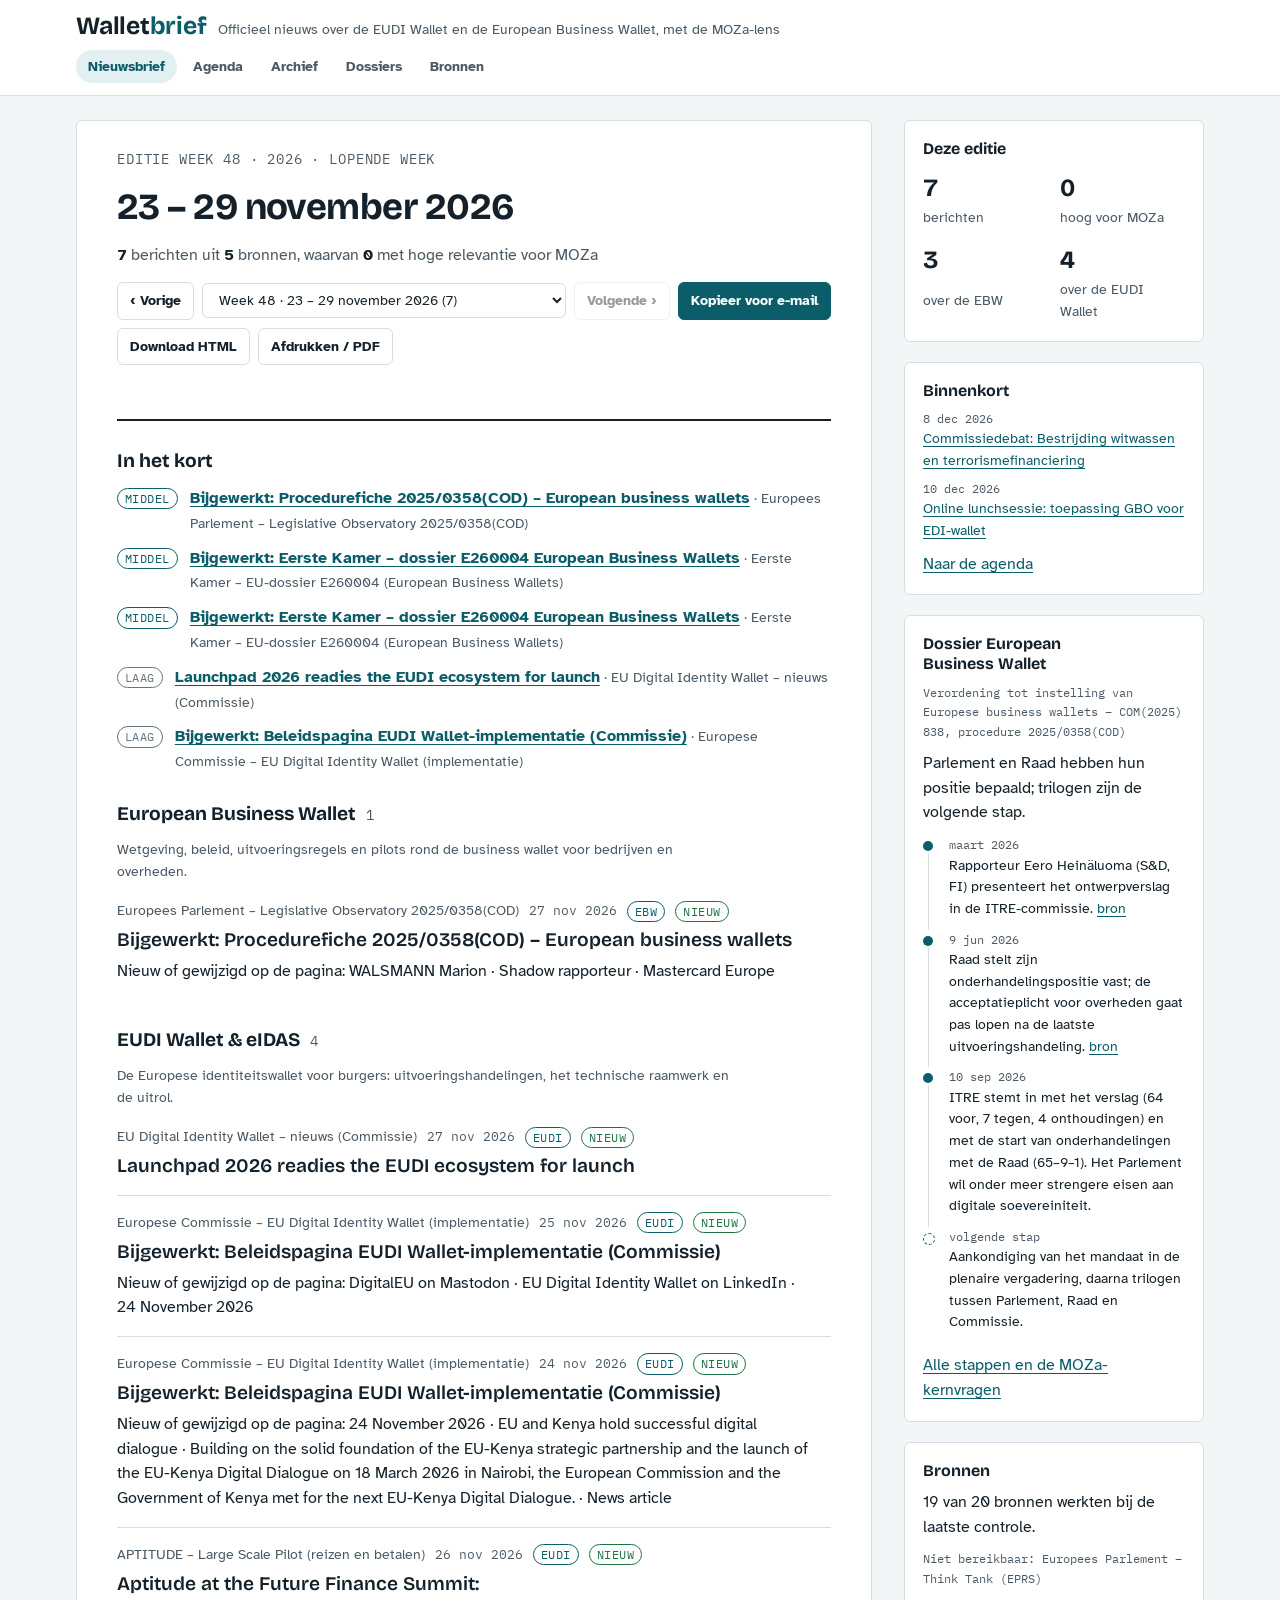
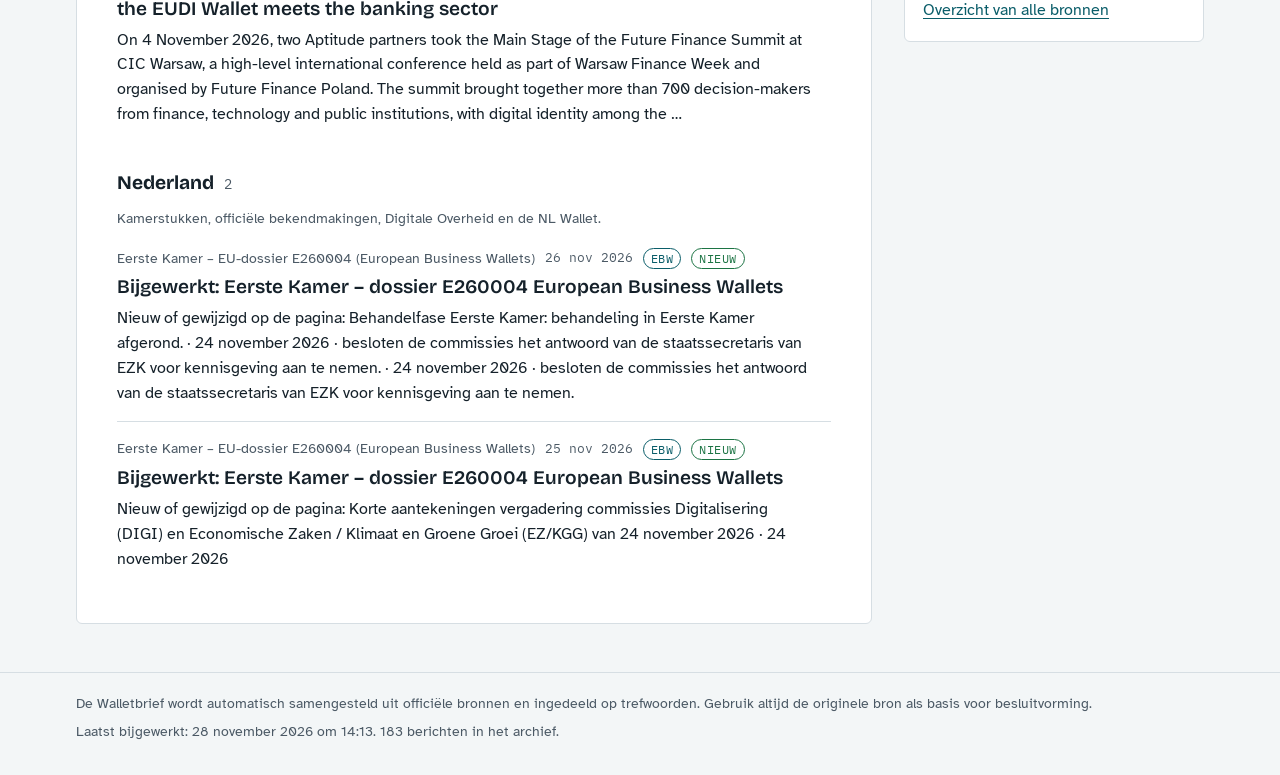
<file: site/index.html>
<!doctype html>
<html lang="nl">
<head>
<meta charset="utf-8">
<meta name="viewport" content="width=device-width, initial-scale=1, viewport-fit=cover">
<title>Walletbrief EUDI &amp; EBW</title>
<meta name="description" content="Wekelijkse nieuwsbrief met officieel nieuws over de EU Digital Identity Wallet en de European Business Wallet, met de gevolgen voor MijnOverheid Zakelijk.">
<link rel="preconnect" href="https://fonts.googleapis.com">
<link rel="preconnect" href="https://fonts.gstatic.com" crossorigin>
<link rel="stylesheet" href="https://fonts.googleapis.com/css2?family=Atkinson+Hyperlegible:ital,wght@0,400;0,700;1,400&family=Bricolage+Grotesque:opsz,wght@12..96,600;12..96,700&family=IBM+Plex+Mono:wght@400;600&display=swap">
<link rel="stylesheet" href="assets/style.css">
<link rel="icon" href="data:image/svg+xml,%3Csvg xmlns='http://www.w3.org/2000/svg' viewBox='0 0 32 32'%3E%3Crect x='3' y='7' width='26' height='19' rx='4' fill='%230a5d69'/%3E%3Crect x='18' y='13' width='11' height='7' rx='2' fill='%23fbf1e2'/%3E%3C/svg%3E">
</head>
<body>
<!-- inhoud:begin -->
<header class="masthead">
  <div class="wrap">
    <div class="brand">
      <h1>Wallet<span>brief</span></h1>
      <p class="tagline">Officieel nieuws over de EUDI Wallet en de European Business Wallet, met de MOZa-lens</p>
    </div>
    <nav class="tabs" aria-label="Onderdelen">
      <a href="#nieuwsbrief" data-tab="nieuwsbrief">Nieuwsbrief</a>
      <a href="#agenda" data-tab="agenda">Agenda</a>
      <a href="#archief" data-tab="archief">Archief</a>
      <a href="#dossiers" data-tab="dossiers">Dossiers</a>
      <a href="#bronnen" data-tab="bronnen">Bronnen</a>
    </nav>
  </div>
</header>

<main class="wrap">
  <p id="laden" class="empty">Nieuwsbrief wordt geladen…</p>

  <section id="view-nieuwsbrief" class="view" hidden>
    <div class="edition-layout">
      <article class="sheet" id="editie" aria-live="polite"></article>
      <aside class="rail" id="zijkolom"></aside>
    </div>
  </section>

  <section id="view-agenda" class="view" hidden>
    <div class="agenda-layout">
      <div class="sheet" id="agenda-inhoud"></div>
      <aside class="rail" id="agenda-zijkolom"></aside>
    </div>
  </section>

  <section id="view-archief" class="view" hidden>
    <div class="sheet">
      <div class="filters">
        <label for="zoek">Zoeken
          <input type="search" id="zoek" placeholder="bijv. QERDS, eHerkenning, trilogue">
        </label>
        <label for="filter-onderwerp">Onderwerp
          <select id="filter-onderwerp"><option value="">Alle onderwerpen</option></select>
        </label>
        <label for="filter-categorie">Bron
          <select id="filter-categorie"><option value="">Alle bronnen</option></select>
        </label>
        <label for="filter-moza">MOZa-relevantie
          <select id="filter-moza">
            <option value="">Alles</option>
            <option value="hoog">Hoog</option>
            <option value="middel">Middel of hoog</option>
          </select>
        </label>
      </div>
      <p class="result-count" id="aantal-resultaten"></p>
      <div class="items" id="archief-lijst"></div>
      <div class="toolbar no-print"><button type="button" id="meer-resultaten" hidden>Meer berichten tonen</button></div>
    </div>
  </section>

  <section id="view-dossiers" class="view" hidden>
    <div class="sheet" id="dossiers-inhoud"></div>
  </section>

  <section id="view-bronnen" class="view" hidden>
    <div id="bronnen-inhoud"></div>
  </section>
</main>

<footer>
  <div class="wrap">
    <p>De Walletbrief wordt automatisch samengesteld uit officiële bronnen en ingedeeld op trefwoorden. Gebruik altijd de originele bron als basis voor besluitvorming.</p>
    <p id="bijgewerkt"></p>
  </div>
</footer>
<!-- inhoud:einde -->
<script src="assets/app.js"></script>
</body>
</html>
</file>
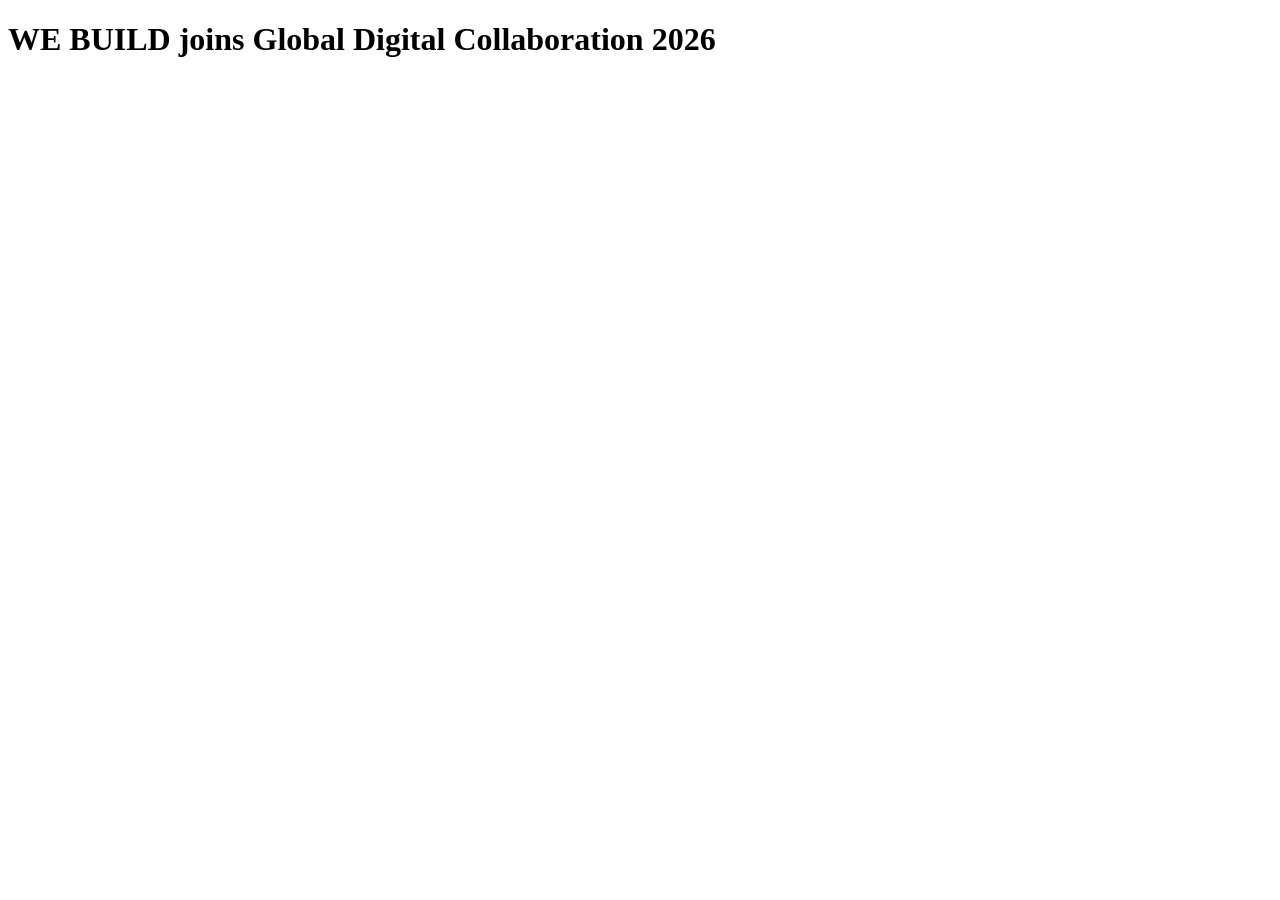
<file: tests/fixtures/artikel.html>
<!doctype html>
<html><head>
<title>WE BUILD joins Global Digital Collaboration 2026</title>
<meta property="article:published_time" content="2026-06-30T10:00:00+02:00">
<meta property="og:description" content="WE BUILD presents its business wallet pilots in Geneva.">
</head><body><main><h1>WE BUILD joins Global Digital Collaboration 2026</h1></main></body></html>
</file>
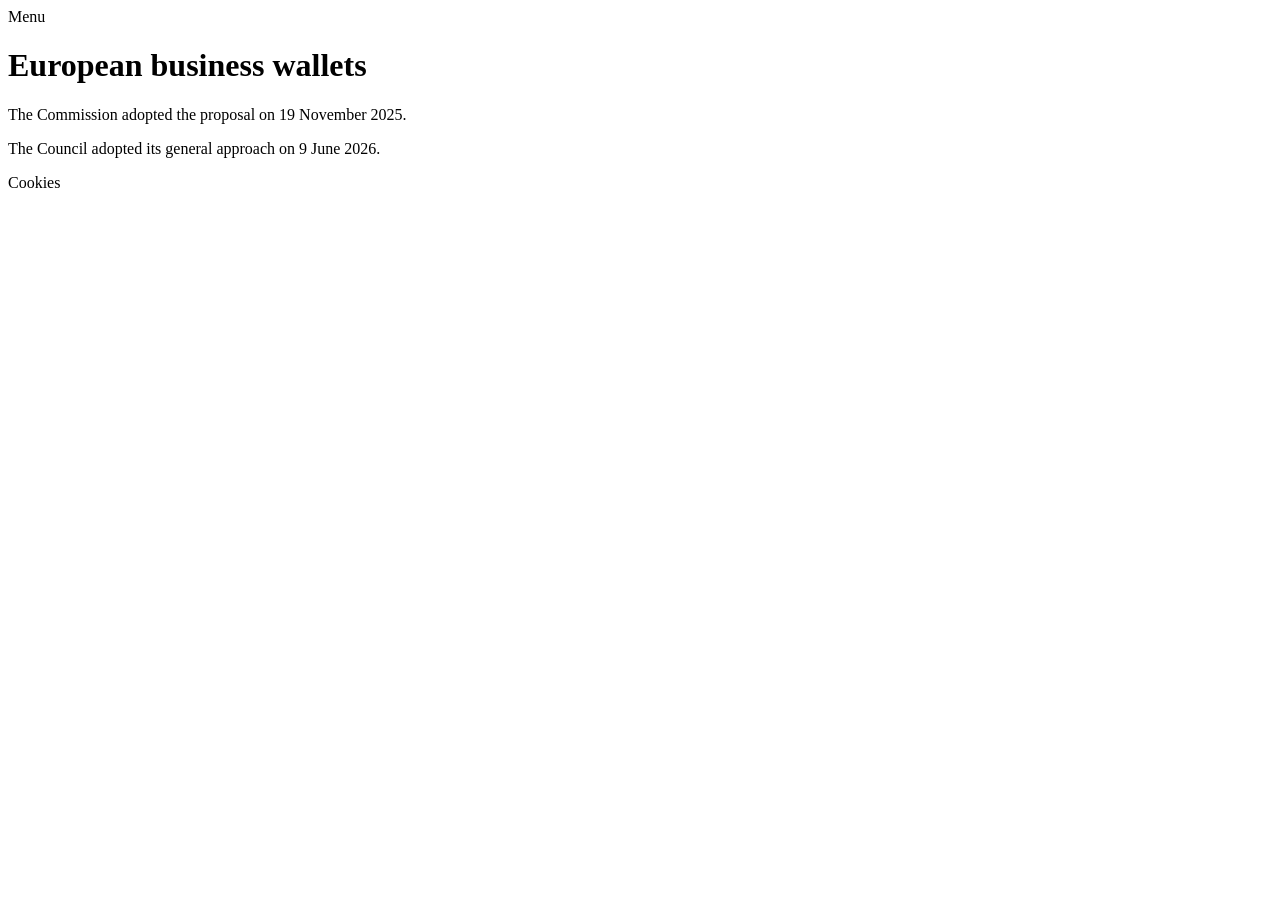
<file: tests/fixtures/pagina_v1.html>
<html><body><header>Menu</header><main><h1>European business wallets</h1>
<p>The Commission adopted the proposal on 19 November 2025.</p>
<p>The Council adopted its general approach on 9 June 2026.</p></main><footer>Cookies</footer></body></html>
</file>
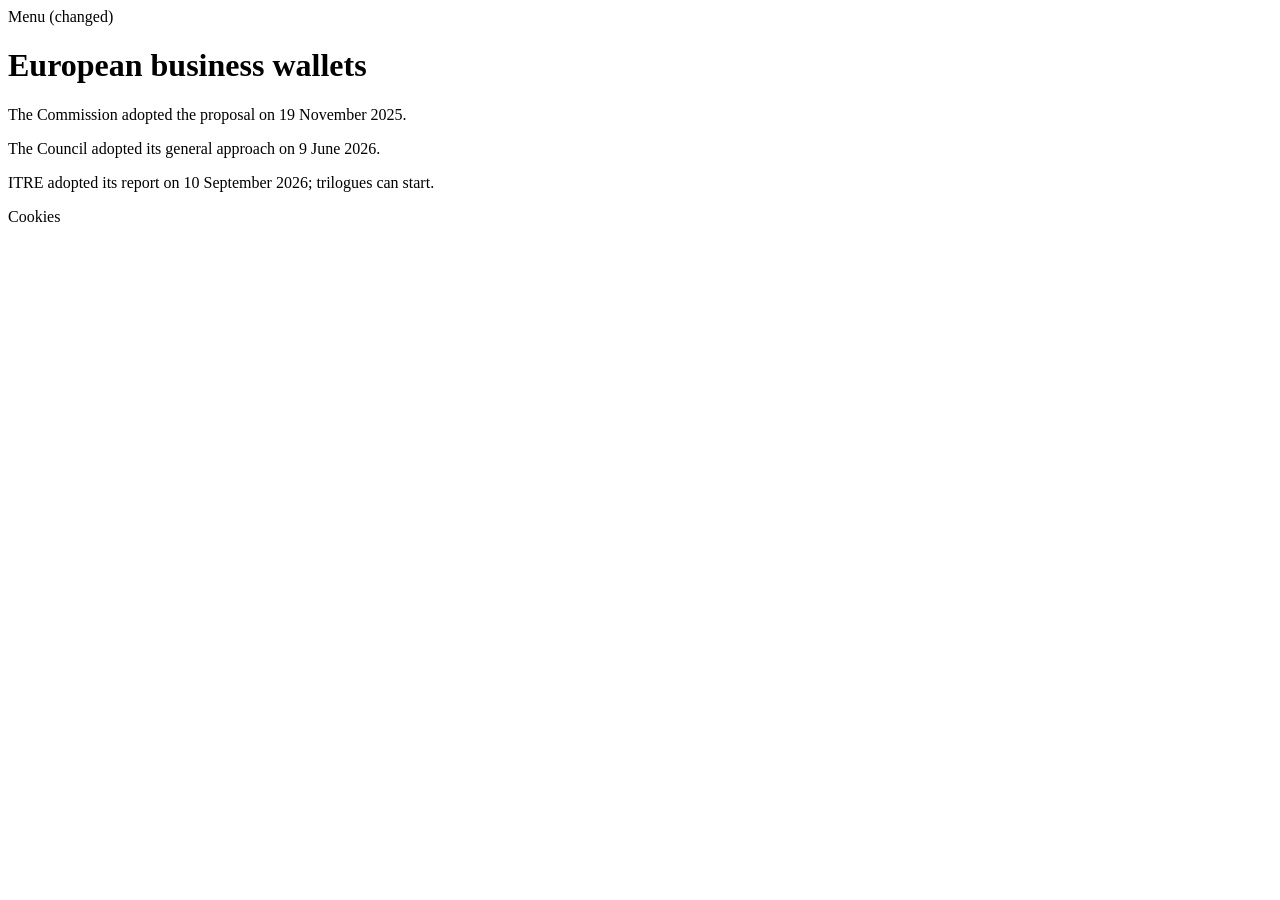
<file: tests/fixtures/pagina_v2.html>
<html><body><header>Menu (changed)</header><main><h1>European business wallets</h1>
<p>The Commission adopted the proposal on 19 November 2025.</p>
<p>The Council adopted its general approach on 9 June 2026.</p>
<p>ITRE adopted its report on 10 September 2026; trilogues can start.</p></main><footer>Cookies</footer></body></html>
</file>
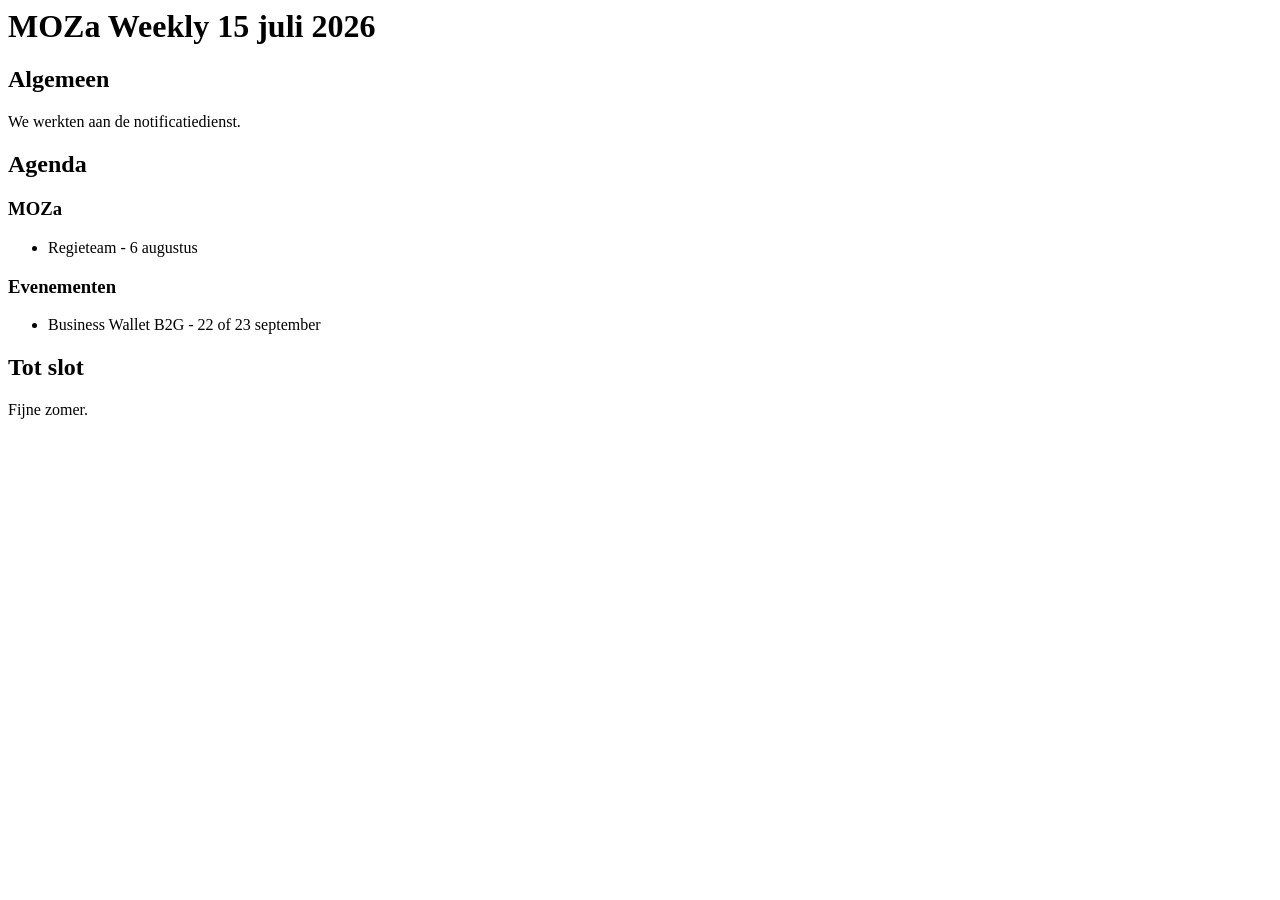
<file: tests/fixtures/weekly_agenda.html>
<html><body><main><h1>MOZa Weekly 15 juli 2026</h1>
<h2>Algemeen</h2><p>We werkten aan de notificatiedienst.</p>
<h2>Agenda</h2>
<h3>MOZa</h3><ul><li>Regieteam - 6 augustus</li></ul>
<h3>Evenementen</h3><ul><li>Business Wallet B2G - 22 of 23 september</li></ul>
<h2>Tot slot</h2><p>Fijne zomer.</p>
</main></body></html>
</file>
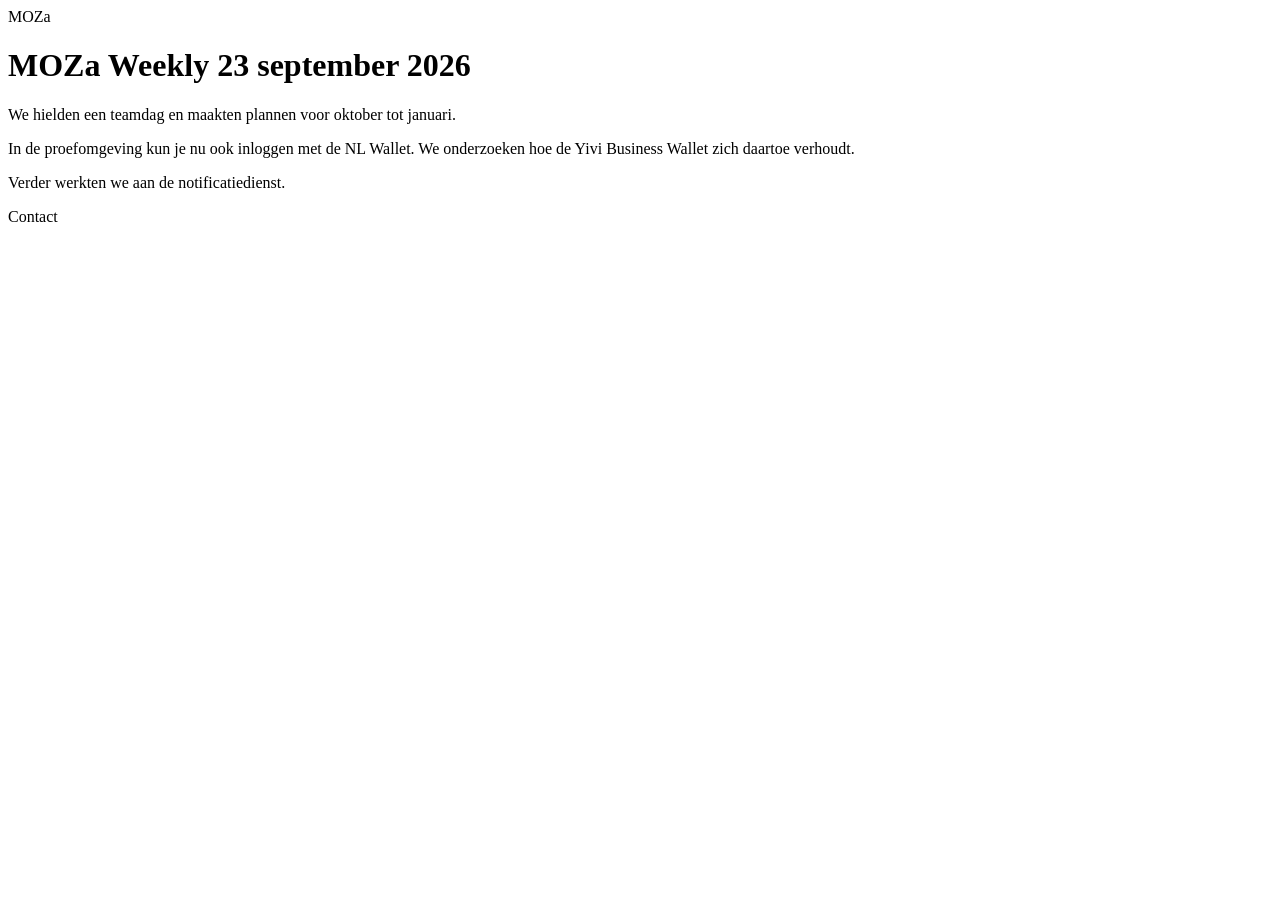
<file: tests/fixtures/weekly_post.html>
<html><body><header>MOZa</header><main><h1>MOZa Weekly 23 september 2026</h1>
<p>We hielden een teamdag en maakten plannen voor oktober tot januari.</p>
<p>In de proefomgeving kun je nu ook inloggen met de NL Wallet. We onderzoeken hoe de Yivi Business Wallet zich daartoe verhoudt.</p>
<p>Verder werkten we aan de notificatiedienst.</p></main><footer>Contact</footer></body></html>
</file>
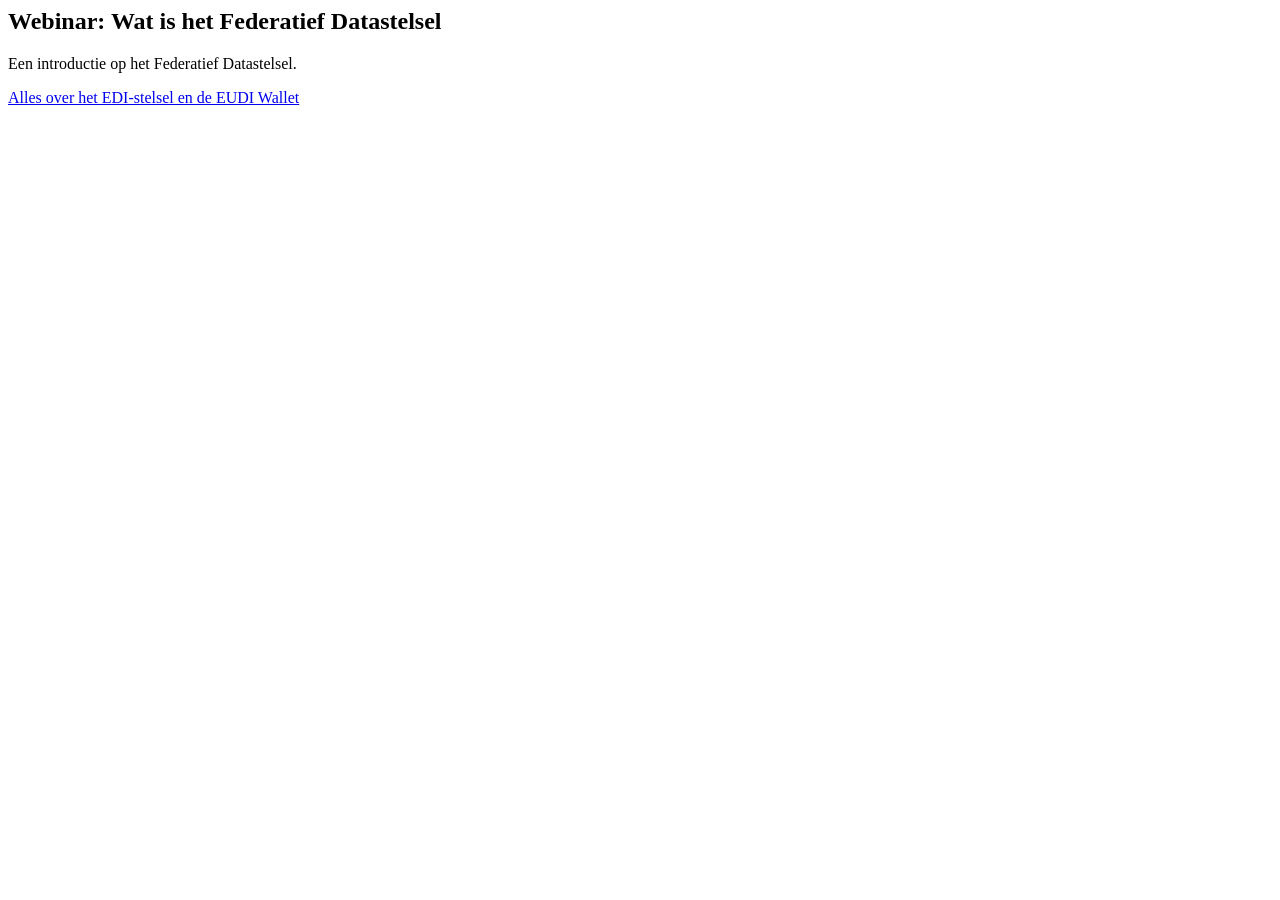
<file: tests/fixtures/agenda/datastelsel.html>
<html><body><main><article><h1>Webinar: Wat is het Federatief Datastelsel</h1>
<p>Een introductie op het Federatief Datastelsel.</p></article></main>
<aside class="sidebar-primary"><a href="/edi">Alles over het EDI-stelsel en de EUDI Wallet</a></aside></body></html>
</file>
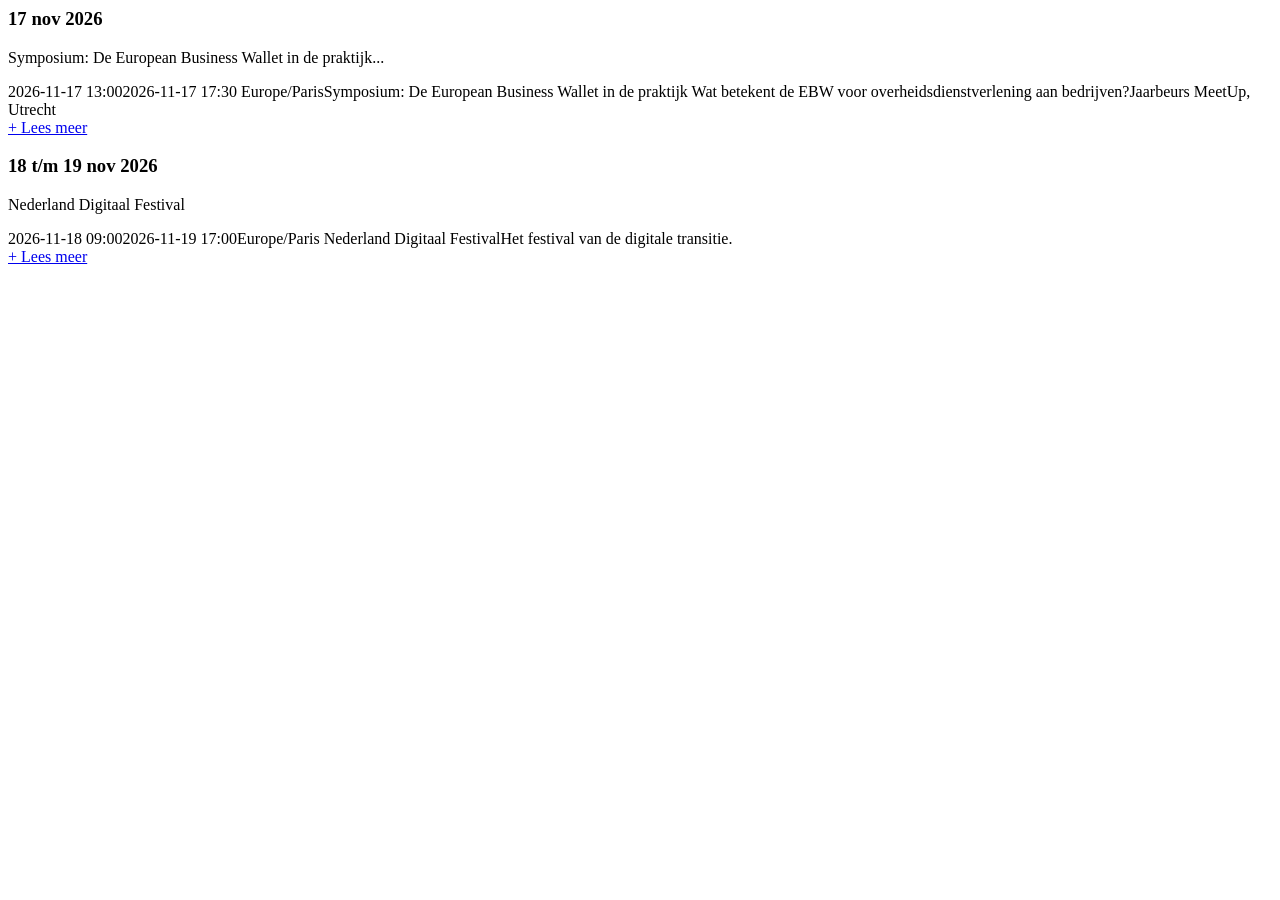
<file: tests/fixtures/agenda/ecp_agenda.html>
<html><body><div class="row">
<div class="col custom-agenda-box"><div class="col-inner"><div class="box has-hover"><div class="box-text text-left"><div class="box-text-inner">
<h3>17 nov 2026</h3><p>Symposium: De European Business Wallet in de praktijk...</p>
<div class="addeventatc overview" title="Add to Calendar"><span class="start">2026-11-17 13:00</span><span class="end">2026-11-17 17:30</span>
<span class="timezone">Europe/Paris</span><span class="title">Symposium: De European Business Wallet in de praktijk</span>
<span class="description">Wat betekent de EBW voor overheidsdienstverlening aan bedrijven?</span><span class="location">Jaarbeurs MeetUp, Utrecht</span></div>
<a href="/agenda/symposium-de-european-business-wallet-in-de-praktijk/">+ Lees meer</a></div></div></div></div></div>
<div class="col custom-agenda-box"><div class="col-inner"><div class="box has-hover"><div class="box-text text-left"><div class="box-text-inner">
<h3>18 t/m 19 nov 2026</h3><p>Nederland Digitaal Festival</p>
<div class="addeventatc overview"><span class="start">2026-11-18 09:00</span><span class="end">2026-11-19 17:00</span><span class="timezone">Europe/Paris</span>
<span class="title">Nederland Digitaal Festival</span><span class="description">Het festival van de digitale transitie.</span></div>
<a href="/agenda/nederland-digitaal-festival-2026/">+ Lees meer</a></div></div></div></div></div>
</div></body></html>
</file>
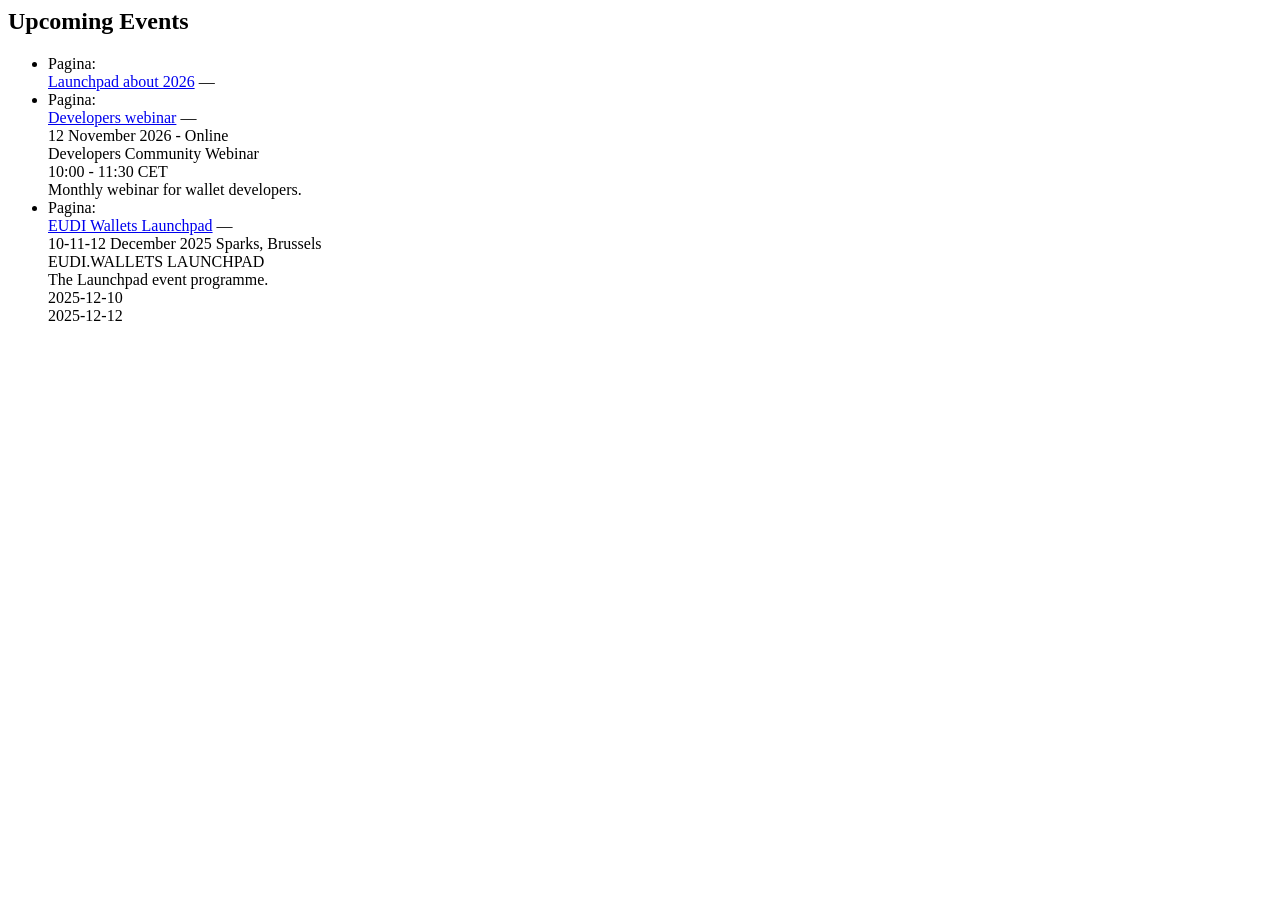
<file: tests/fixtures/agenda/eudi_events.html>
<html><body><div class="wiki-content" id="main-content"><section class="section"><div class="container"><div class="cols"><div class="col-12"><h2 class="t-max">Upcoming Events</h2>
<ul class="content-by-label conf-macro output-block">
<li><div><span class="icon">Pagina:</span></div><div class="details"><a href="/digital-building-blocks/sites/spaces/EUDIGITALIDENTITYWALLET/pages/973932074/Launchpad+about+2026">Launchpad about 2026</a>
<span class="smalltext">— <div class="exc-event-item" style="display: none;"><div class="exc-ev-dates">29-30 october, 2026 - THE EGG, BRUSSELS</div>
<div class="exc-ev-title">EUDI.WALLETS LAUNCHPAD 2.0</div><div class="exc-ev-time"></div>
<div class="exc-ev-description">On October 29-30 the European Commission will host the Launchpad 2026, a two-days event of testing, demos, workshops and keynotes.</div>
<div class="exc-ev-start">2026-10-29</div><div class="exc-ev-end">2026-10-30</div></div></span></div></li>
<li><div><span class="icon">Pagina:</span></div><div class="details"><a href="/digital-building-blocks/sites/spaces/EUDIGITALIDENTITYWALLET/pages/1/Webinar">Developers webinar</a>
<span class="smalltext">— <div class="exc-event-item"><div class="exc-ev-dates">12 November 2026 - Online</div><div class="exc-ev-title">Developers Community Webinar</div>
<div class="exc-ev-time">10:00 - 11:30 CET</div><div class="exc-ev-description">Monthly webinar for wallet developers.</div></div></span></div></li>
<li><div><span class="icon">Pagina:</span></div><div class="details"><a href="/digital-building-blocks/sites/spaces/EUDIGITALIDENTITYWALLET/pages/2/Launchpad+2025">EUDI Wallets Launchpad</a>
<span class="smalltext">— <div class="exc-event-item"><div class="exc-ev-dates">10-11-12 December 2025 Sparks, Brussels</div><div class="exc-ev-title">EUDI.WALLETS LAUNCHPAD</div>
<div class="exc-ev-description">The Launchpad event programme.</div><div>2025-12-10</div><div>2025-12-12</div></div></span></div></li>
</ul></div></div></div></section></div></body></html>
</file>
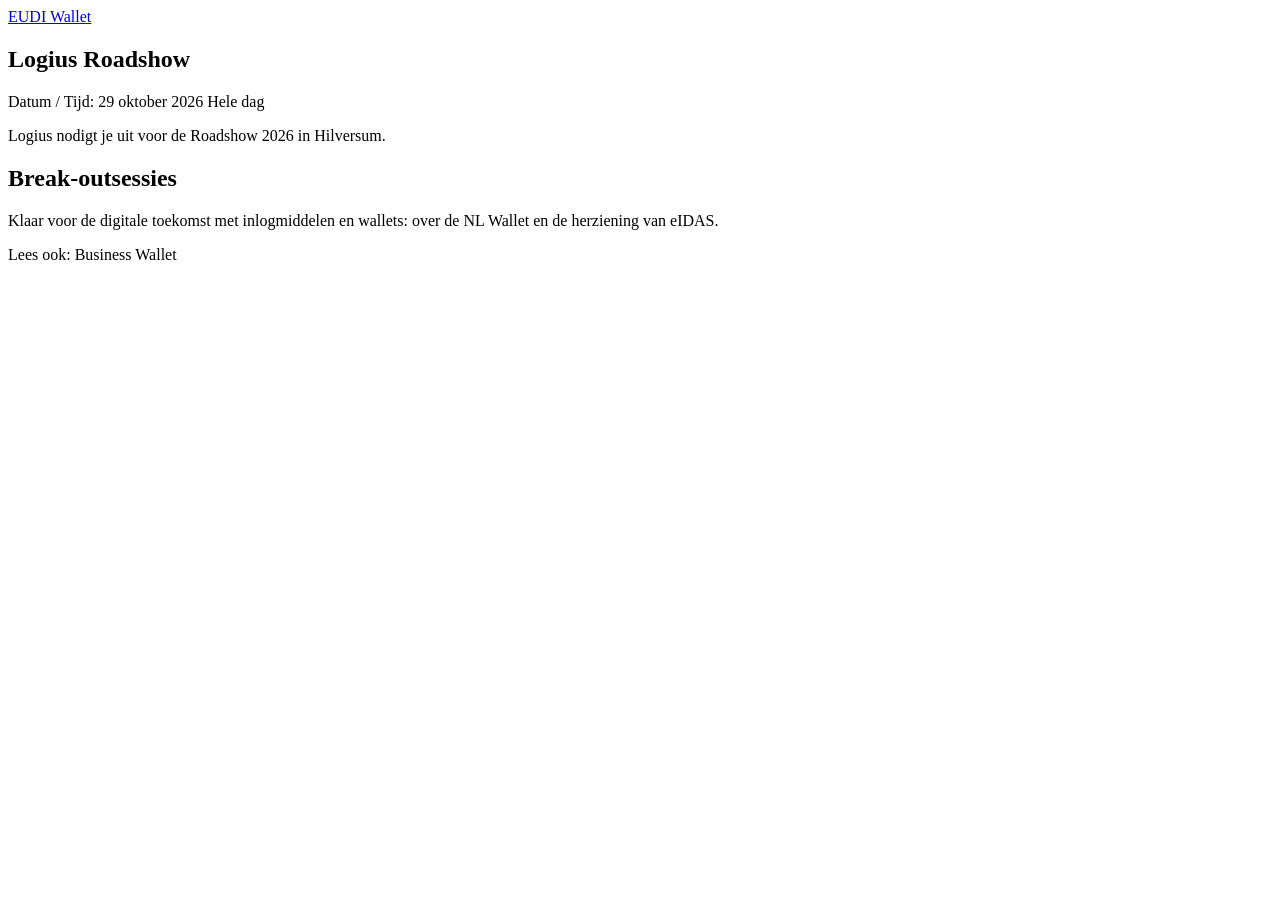
<file: tests/fixtures/agenda/logius.html>
<html><head><title>Logius Roadshow - Digitale Overheid</title></head><body>
<header><nav><a href="/eudi">EUDI Wallet</a></nav></header>
<main><article class="event"><h1>Logius Roadshow</h1>
<div class="entry-content"><p class="event-meta">Datum / Tijd: 29 oktober 2026 Hele dag</p>
<p>Logius nodigt je uit voor de Roadshow 2026 in Hilversum.</p>
<h2>Break-outsessies</h2><p>Klaar voor de digitale toekomst met inlogmiddelen en wallets: over de NL Wallet en de herziening van eIDAS.</p></div>
</article></main>
<aside class="sidebar"><p>Lees ook: Business Wallet</p></aside></body></html>
</file>
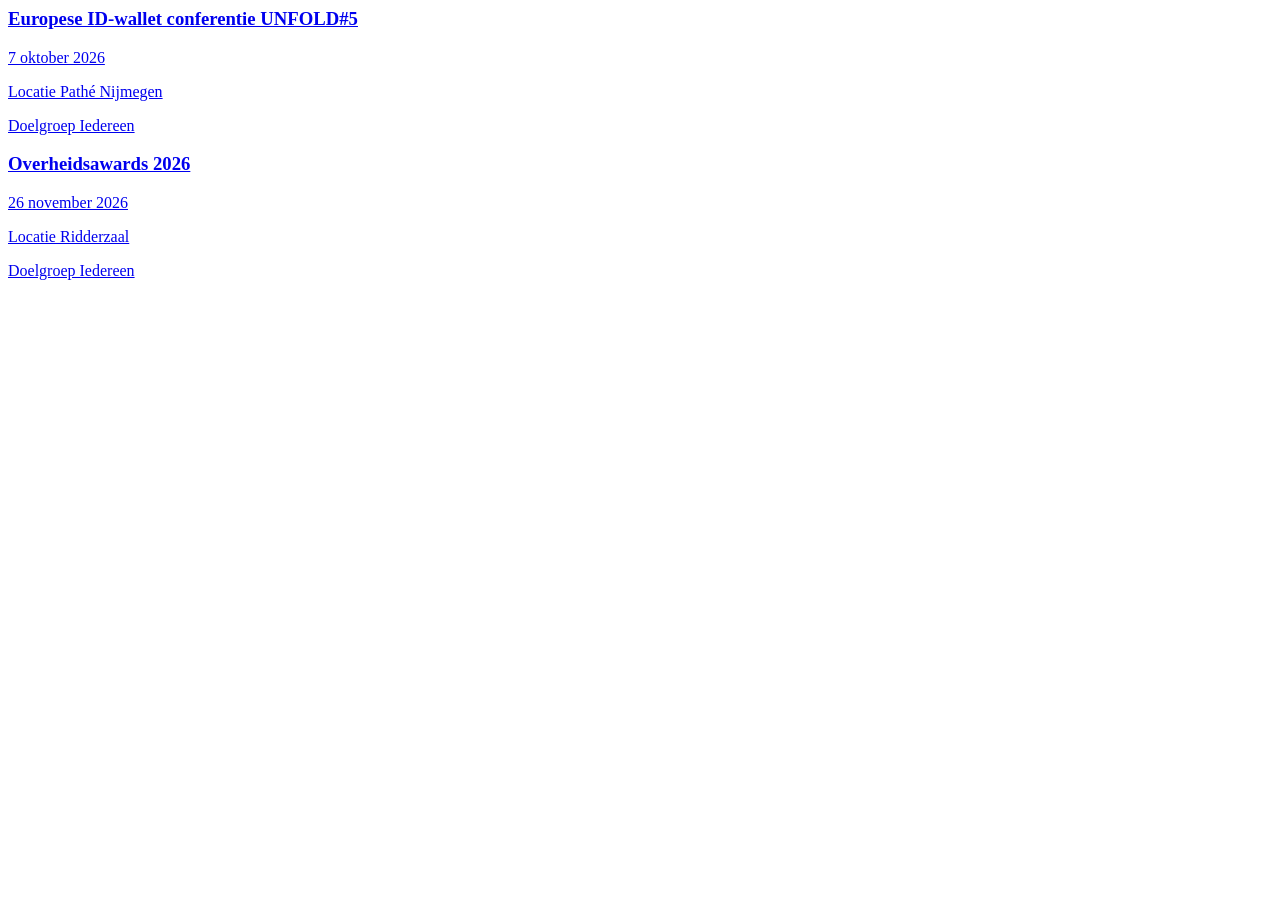
<file: tests/fixtures/agenda/svdu_agenda.html>
<html><body><main><div class="md:divide-y divide-mint"><div class="flex flex-col">
<article class="relative group"><a class="grid grid-cols-12" href="https://staatvandeuitvoering.nl/evenement/europese-id-wallet-conferentie-unfold5/">
<div class="flex flex-col"><div class="flex"><h3 class="font-semibold">Europese ID-wallet conferentie UNFOLD#5</h3></div>
<p>7 oktober 2026</p><p>Locatie Pathé Nijmegen</p><p>Doelgroep Iedereen</p></div></a></article>
<article class="relative group"><a class="grid grid-cols-12" href="https://staatvandeuitvoering.nl/evenement/overheidsawards-2026/">
<div class="flex flex-col"><div class="flex"><h3 class="font-semibold">Overheidsawards 2026</h3></div>
<p>26 november 2026</p><p>Locatie Ridderzaal</p><p>Doelgroep Iedereen</p></div></a></article>
</div></div></main></body></html>
</file>
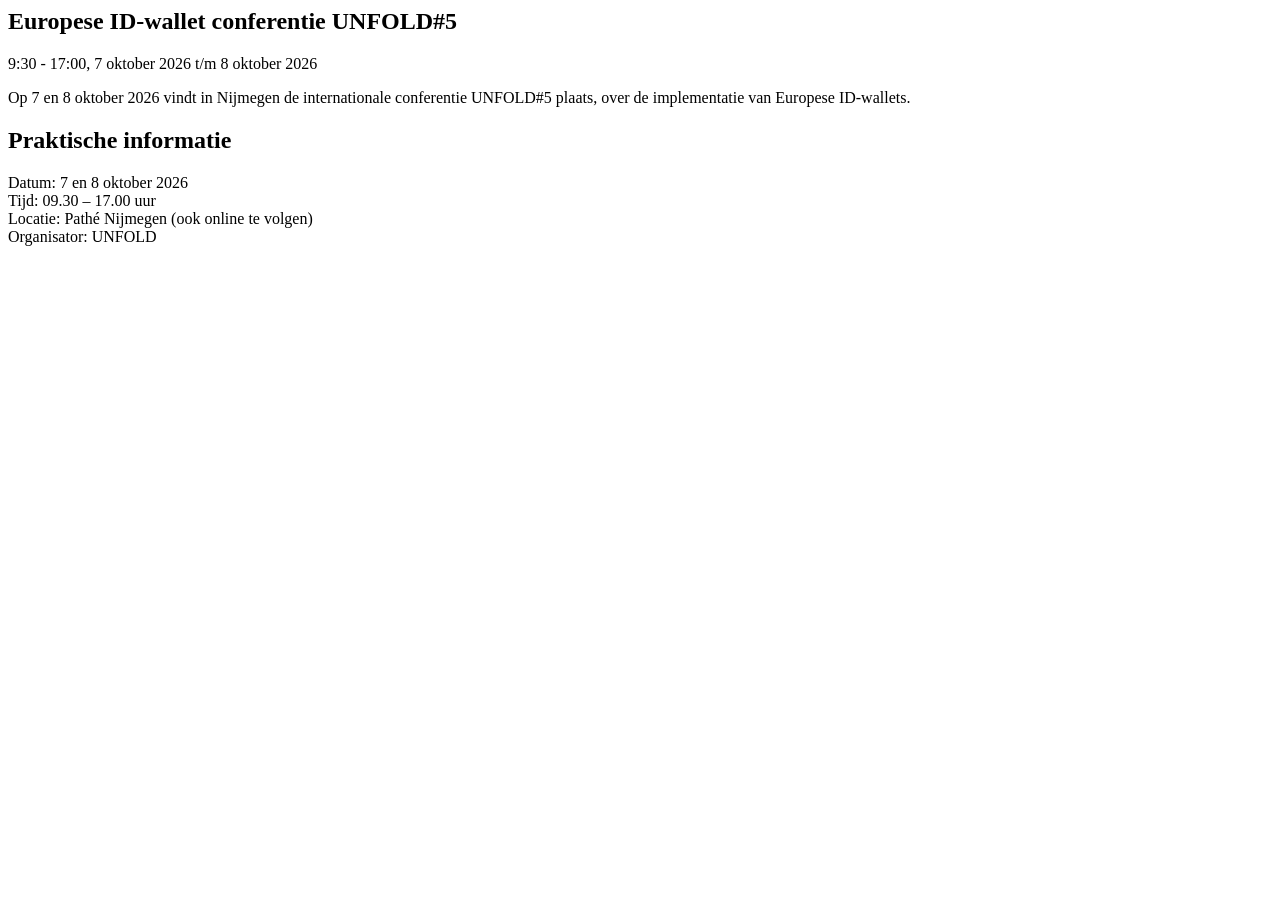
<file: tests/fixtures/agenda/svdu_unfold.html>
<html><body><main><article id="page-content"><h1>Europese ID-wallet conferentie UNFOLD#5</h1>
<p class="text-blue">9:30 - 17:00, 7 oktober 2026 t/m 8 oktober 2026</p>
<div class="entry-content"><p>Op 7 en 8 oktober 2026 vindt in Nijmegen de internationale conferentie UNFOLD#5 plaats, over de implementatie van Europese ID-wallets.</p>
<h2>Praktische informatie</h2><p>Datum: 7 en 8 oktober 2026<br/>Tijd: 09.30 – 17.00 uur<br/>Locatie: Pathé Nijmegen (ook online te volgen)<br/>Organisator: UNFOLD</p></div>
</article></main></body></html>
</file>
<file: site/assets/style.css>
/* Layout: één leeskolom voor de editie (max. ~70 tekens) met een smalle zijkolom voor
   dossierstatus en cijfers; onder 900px stapelt alles tot één kolom. */
:root {
  --paper: #f3f6f7;      /* pagina: koel gebroken wit met een vleug petrol */
  --sheet: #ffffff;      /* vlak van de editie */
  --ink: #15212a;        /* tekst */
  --ink-2: #4b5965;      /* bijschriften */
  --rule: #d6dee3;       /* lijnen */
  --petrol: #0a5d69;     /* accent: links, koppen */
  --petrol-tint: #e3f0f1;
  --lens: #9a5200;       /* MOZa-lens */
  --lens-tint: #fbf1e2;
  --lens-rule: #ecd2ad;
  --hoog: #b3261e;
  --middel: #0a5d69;
  --laag: #67737e;
  --ok: #1c7444;
  --fout: #b3261e;
  --focus: #1a73e8;

  --font-display: "Bricolage Grotesque", "Segoe UI", system-ui, sans-serif;
  --font-body: "Atkinson Hyperlegible", "Segoe UI", system-ui, -apple-system, sans-serif;
  --font-mono: "IBM Plex Mono", ui-monospace, "Cascadia Mono", Consolas, monospace;

  --step--1: 0.875rem;
  --step-0: 1rem;
  --step-1: 1.2rem;
  --step-2: 1.55rem;
  --step-3: 2.3rem;
  --radius: 6px;
  color-scheme: light;
}

@media (prefers-color-scheme: dark) {
  :root:not([data-theme="light"]) {
    --paper: #0e1418;
    --sheet: #141c21;
    --ink: #e4ebee;
    --ink-2: #a3b0b9;
    --rule: #2a363e;
    --petrol: #6cc7d1;
    --petrol-tint: #16303a;
    --lens: #f2a64a;
    --lens-tint: #261d12;
    --lens-rule: #5a4120;
    --hoog: #ff8f84;
    --middel: #6cc7d1;
    --laag: #93a0aa;
    --ok: #67d396;
    --fout: #ff8f84;
    --focus: #8ab4f8;
    color-scheme: dark;
  }
}

:root[data-theme="dark"] {
  --paper: #0e1418;
  --sheet: #141c21;
  --ink: #e4ebee;
  --ink-2: #a3b0b9;
  --rule: #2a363e;
  --petrol: #6cc7d1;
  --petrol-tint: #16303a;
  --lens: #f2a64a;
  --lens-tint: #261d12;
  --lens-rule: #5a4120;
  --hoog: #ff8f84;
  --middel: #6cc7d1;
  --laag: #93a0aa;
  --ok: #67d396;
  --fout: #ff8f84;
  --focus: #8ab4f8;
  color-scheme: dark;
}

* { box-sizing: border-box; }

body {
  margin: 0;
  background: var(--paper);
  color: var(--ink);
  font-family: var(--font-body);
  font-size: var(--step-0);
  line-height: 1.55;
  -webkit-text-size-adjust: 100%;
}

a { color: var(--petrol); text-underline-offset: 0.18em; text-decoration-thickness: 1px; }
a:hover { text-decoration-thickness: 2px; }
:focus-visible { outline: 3px solid var(--focus); outline-offset: 2px; border-radius: 2px; }

h1, h2, h3 { font-family: var(--font-display); line-height: 1.2; text-wrap: balance; margin: 0; }
p { margin: 0; }

.wrap { max-width: 1160px; margin: 0 auto; padding-inline: 16px; }

/* --- Kop ------------------------------------------------------------------- */
.masthead {
  background: var(--sheet);
  border-bottom: 1px solid var(--rule);
  position: sticky;
  top: env(safe-area-inset-top, 0px);
  z-index: 5;
}
.masthead .wrap { display: flex; flex-wrap: wrap; align-items: center; gap: 8px 24px; padding-block: 12px; }
.brand { display: flex; align-items: baseline; gap: 12px; flex-wrap: wrap; margin-right: auto; }
.brand h1 { font-size: var(--step-2); font-weight: 700; letter-spacing: -0.01em; }
.brand h1 span { color: var(--petrol); }
.brand .tagline { color: var(--ink-2); font-size: var(--step--1); }
.tabs { display: flex; gap: 4px; flex-wrap: wrap; }
.tabs a {
  font-size: var(--step--1); font-weight: 700; text-decoration: none; color: var(--ink-2);
  padding: 6px 12px; border-radius: 999px;
}
.tabs a[aria-current="page"] { background: var(--petrol-tint); color: var(--petrol); }
.tabs a:hover { color: var(--ink); }

main { padding-block: 24px 48px; }
.view[hidden] { display: none !important; }

/* --- Editie ---------------------------------------------------------------- */
.edition-layout { display: grid; grid-template-columns: minmax(0, 1fr) 300px; gap: 32px; align-items: start; }
@media (max-width: 900px) { .edition-layout { grid-template-columns: minmax(0, 1fr); } }

.sheet { background: var(--sheet); border: 1px solid var(--rule); border-radius: var(--radius); padding: 28px clamp(16px, 4vw, 40px) 36px; min-width: 0; }

.edition-head { display: grid; grid-template-columns: minmax(0, 1fr); gap: 14px; padding-bottom: 20px; border-bottom: 2px solid var(--ink); }
.eyebrow { font-family: var(--font-mono); font-size: var(--step--1); letter-spacing: 0.06em; text-transform: uppercase; color: var(--ink-2); }
.edition-head h2 { font-size: var(--step-3); font-weight: 700; letter-spacing: -0.015em; }
.edition-stats { color: var(--ink-2); }
.edition-stats strong { color: var(--ink); font-variant-numeric: tabular-nums; }
.toolbar { display: flex; flex-wrap: wrap; gap: 8px; align-items: center; }

button, select, input[type="search"] {
  font: inherit; font-size: var(--step--1); color: var(--ink); background: var(--sheet);
  border: 1px solid var(--rule); border-radius: var(--radius); padding: 7px 12px;
}
select { max-width: 100%; min-width: 0; }
.toolbar select { flex: 1 1 16rem; }
button { cursor: pointer; font-weight: 700; }
button:hover:not(:disabled) { border-color: var(--petrol); color: var(--petrol); }
button:disabled { opacity: 0.45; cursor: default; }
button.primary { background: var(--petrol); border-color: var(--petrol); color: var(--sheet); }
button.primary:hover { color: var(--sheet); filter: brightness(1.1); }
.toast { font-size: var(--step--1); color: var(--ok); min-height: 1.4em; }

.section { padding-top: 28px; display: grid; gap: 14px; }
.section > h3 { font-size: var(--step-1); font-weight: 700; display: flex; align-items: baseline; gap: 10px; }
.section > h3 .count { font-family: var(--font-mono); font-size: var(--step--1); color: var(--ink-2); font-weight: 400; }
.section-intro { color: var(--ink-2); font-size: var(--step--1); max-width: 68ch; }

.brief { list-style: none; margin: 0; padding: 0; display: grid; gap: 10px; }
.brief li { display: grid; grid-template-columns: auto minmax(0, 1fr); gap: 4px 12px; align-items: baseline; }
.brief a { font-weight: 700; }

/* MOZa-lens: het ene opvallende vlak op de pagina */
.lens { background: var(--lens-tint); border: 1px solid var(--lens-rule); border-radius: var(--radius); padding: 20px clamp(14px, 3vw, 24px); display: grid; gap: 16px; }
.lens > h3 { color: var(--lens); }
.lens-theme { display: grid; gap: 6px; padding-top: 14px; border-top: 1px solid var(--lens-rule); }
.lens-theme:first-of-type { border-top: 0; padding-top: 0; }
.lens-theme h4 { margin: 0; font-family: var(--font-display); font-size: var(--step-0); }
.lens-theme .parts { font-family: var(--font-mono); font-size: 0.78rem; color: var(--lens); }
.lens-theme p { font-size: var(--step--1); color: var(--ink-2); max-width: 70ch; }
.lens-theme ul { margin: 2px 0 0; padding-left: 18px; display: grid; gap: 4px; }
.lens-theme li { font-size: var(--step--1); }

.items { display: grid; }
.item { display: grid; gap: 6px; padding-block: 16px; border-top: 1px solid var(--rule); min-width: 0; scroll-margin-top: 90px; }
.items .item:first-child { border-top: 0; padding-top: 4px; }
.item-meta { display: flex; flex-wrap: wrap; gap: 4px 10px; align-items: center; font-size: var(--step--1); color: var(--ink-2); }
.item-meta time { font-family: var(--font-mono); font-size: 0.8rem; font-variant-numeric: tabular-nums; }
.item h4 { margin: 0; font-family: var(--font-display); font-size: var(--step-1); font-weight: 600; line-height: 1.3; text-wrap: balance; overflow-wrap: anywhere; }
.item h4 a { color: var(--ink); text-decoration: none; }
.item h4 a:hover { color: var(--petrol); text-decoration: underline; }
.item-summary { max-width: 70ch; overflow-wrap: anywhere; }
.item-fragment { max-width: 70ch; font-size: var(--step--1); color: var(--ink-2); overflow-wrap: anywhere; }
.item-fragment .label { font-family: var(--font-mono); font-size: 0.75rem; letter-spacing: 0.06em; text-transform: uppercase; }
.item-moza { display: flex; flex-wrap: wrap; gap: 6px 10px; align-items: baseline; font-size: var(--step--1); color: var(--ink-2); max-width: 74ch; }
.item-moza .label { font-family: var(--font-mono); font-size: 0.75rem; letter-spacing: 0.06em; text-transform: uppercase; color: var(--lens); font-weight: 600; }
.item-moza .note { color: var(--ink); }
.item details { font-size: var(--step--1); color: var(--ink-2); }
.item details summary { cursor: pointer; width: fit-content; }
.item .also { font-size: var(--step--1); color: var(--ink-2); }

.chip {
  display: inline-flex; align-items: center; gap: 4px; font-family: var(--font-mono); font-size: 0.72rem;
  letter-spacing: 0.04em; text-transform: uppercase; padding: 1px 7px; border-radius: 999px;
  border: 1px solid currentColor; line-height: 1.5; white-space: nowrap;
}
.chip.topic { color: var(--petrol); }
.chip.nieuw { color: var(--ok); }
.chip.level-hoog { color: var(--hoog); }
.chip.level-middel { color: var(--middel); }
.chip.level-laag, .chip.level-geen { color: var(--laag); }
.chip.ai { color: var(--ink-2); border-style: dashed; }

.empty { color: var(--ink-2); padding: 24px 0; }

/* Zijkolom */
.rail { display: grid; gap: 20px; min-width: 0; }
.rail section { background: var(--sheet); border: 1px solid var(--rule); border-radius: var(--radius); padding: 18px; display: grid; gap: 10px; }
.rail h3 { font-size: var(--step-0); }
.rail .mono { font-family: var(--font-mono); font-size: 0.78rem; color: var(--ink-2); overflow-wrap: anywhere; }
.figures { display: grid; grid-template-columns: repeat(2, minmax(0, 1fr)); gap: 12px; margin: 0; }
.figures div { display: grid; }
.figures dt { font-size: var(--step--1); color: var(--ink-2); order: 2; }
.figures dd { margin: 0; font-family: var(--font-display); font-size: var(--step-2); font-weight: 700; font-variant-numeric: tabular-nums; order: 1; }

/* Tijdlijn (dossierstappen) */
.timeline { list-style: none; margin: 0; padding: 0; display: grid; gap: 0; }
.timeline li { display: grid; grid-template-columns: 14px minmax(0, 1fr); gap: 0 12px; position: relative; padding-bottom: 14px; }
.timeline li::before { content: ""; width: 10px; height: 10px; border-radius: 50%; background: var(--petrol); margin-top: 6px; grid-row: 1 / span 2; }
.timeline li::after { content: ""; position: absolute; left: 4.5px; top: 18px; bottom: 0; width: 1px; background: var(--rule); }
.timeline li:last-child::after { display: none; }
.timeline li.expected::before { background: transparent; border: 1.5px dashed var(--petrol); }
.timeline .when { font-family: var(--font-mono); font-size: 0.78rem; color: var(--ink-2); font-variant-numeric: tabular-nums; }
.timeline .what { font-size: var(--step--1); }
.timeline.compact li { padding-bottom: 10px; }

/* --- Agenda ------------------------------------------------------------------ */
.agenda-layout { display: grid; grid-template-columns: minmax(0, 1fr) 300px; gap: 32px; align-items: start; }
@media (max-width: 900px) { .agenda-layout { grid-template-columns: minmax(0, 1fr); } }
.agenda-title { display: flex; flex-wrap: wrap; align-items: end; justify-content: space-between; gap: 12px 24px; }
.agenda-select { display: grid; gap: 4px; font-size: var(--step--1); color: var(--ink-2); font-weight: 700; }
.agenda-select select { font-size: var(--step-0); font-weight: 700; padding: 8px 12px; min-width: min(16rem, 100%); border-color: var(--petrol); }

.kalender-wrap { margin-top: 20px; display: grid; gap: 8px; }
.kalender { table-layout: fixed; border: 1px solid var(--rule); border-radius: var(--radius); }
.kalender th { text-align: center; padding: 6px 2px; background: var(--paper); }
.kalender td { height: 96px; padding: 4px; border: 1px solid var(--rule); vertical-align: top; }
.kalender td.weekend { background: color-mix(in srgb, var(--paper) 55%, var(--sheet)); }
.kalender td.buiten { background: var(--paper); }
.kalender td.buiten .dagnummer { opacity: 0.5; }
.dagnummer { display: inline-block; min-width: 1.7em; padding: 1px 5px; border-radius: 999px; font-family: var(--font-mono); font-size: 0.78rem; color: var(--ink-2); font-variant-numeric: tabular-nums; }
.dagnummer .maand { text-transform: lowercase; }
.vandaag .dagnummer { background: var(--petrol); color: var(--sheet); font-weight: 700; }
.dag-items { list-style: none; margin: 4px 0 0; padding: 0; display: grid; gap: 3px; }
.kal-ev {
  display: -webkit-box; -webkit-line-clamp: 3; -webkit-box-orient: vertical; overflow: hidden; overflow-wrap: anywhere;
  font-size: 0.74rem; line-height: 1.3; padding: 2px 5px; border-radius: 4px; text-decoration: none; color: var(--ink);
  background: var(--petrol-tint); border-left: 3px solid var(--petrol);
}
.kal-ev:hover { text-decoration: underline; }
.kal-ev .tijd { font-family: var(--font-mono); font-size: 0.68rem; color: var(--ink-2); }
.kal-ev.cat-nl-overheid { border-left-color: var(--lens); background: var(--lens-tint); }
.kal-ev.cat-derden { border-left-color: var(--laag); background: var(--paper); }
.kal-ev.since-visit { box-shadow: 0 0 0 2px var(--ok); }
.dag-link { display: none; }
.legend { display: flex; flex-wrap: wrap; gap: 4px 16px; font-size: var(--step--1); color: var(--ink-2); }
.legend span::before { content: ""; display: inline-block; width: 10px; height: 10px; border-radius: 2px; margin-right: 6px; vertical-align: -1px; background: var(--petrol); }
.legend .cat-nl-overheid::before { background: var(--lens); }
.legend .cat-derden::before { background: var(--laag); }

@media (max-width: 720px) {
  .kalender th { font-size: 0.68rem; padding: 4px 0; }
  .kalender td { height: 52px; padding: 2px; text-align: center; }
  .dagnummer { padding: 1px 3px; min-width: 0; }
  .dagnummer .maand { display: none; }
  .dag-items { display: none; }
  .dag-link {
    display: grid; place-items: center; margin: 4px auto 0; width: 22px; height: 22px; border-radius: 50%;
    background: var(--petrol); color: var(--sheet); font-family: var(--font-mono); font-size: 0.72rem; font-weight: 700;
    text-decoration: none;
  }
}

.agenda-lijst { display: grid; }
.agenda-dag { display: grid; grid-template-columns: 56px minmax(0, 1fr); gap: 0 16px; border-top: 1px solid var(--rule); scroll-margin-top: 90px; }
.agenda-dag:first-child { border-top: 0; }
.datumblok { display: grid; justify-items: center; align-content: start; padding-top: 16px; line-height: 1.15; }
.datumblok .wd, .datumblok .m { font-family: var(--font-mono); font-size: 0.72rem; letter-spacing: 0.06em; text-transform: uppercase; color: var(--ink-2); }
.datumblok .d { font-family: var(--font-display); font-size: var(--step-2); font-weight: 700; font-variant-numeric: tabular-nums; }
.agenda-items .item:first-child { border-top: 0; }
.agenda-items .item { padding-block: 14px; }
.item .where { font-size: var(--step--1); }
.item .where .label, .item .also .label { font-family: var(--font-mono); font-size: 0.72rem; letter-spacing: 0.06em; text-transform: uppercase; color: var(--ink-2); }
.item.since-visit { box-shadow: inset 3px 0 0 var(--ok); padding-left: 12px; }
.chip.online { color: var(--ink-2); }

.nieuw-agenda { border-top: 4px solid var(--ok) !important; }
.nieuw-agenda .note { font-size: var(--step--1); color: var(--ink-2); }
.nieuw-lijst { list-style: none; margin: 0; padding: 0; display: grid; gap: 12px; }
.nieuw-lijst li { display: grid; gap: 2px; padding-left: 10px; border-left: 3px solid var(--rule); }
.nieuw-lijst li.since-visit { border-left-color: var(--ok); }
.nieuw-lijst .added { font-family: var(--font-mono); font-size: 0.72rem; letter-spacing: 0.05em; text-transform: uppercase; color: var(--ok); }
.nieuw-lijst a { font-weight: 700; overflow-wrap: anywhere; }
.nieuw-lijst .when { font-size: var(--step--1); color: var(--ink-2); }
.binnenkort { list-style: none; margin: 0; padding: 0; display: grid; gap: 8px; font-size: var(--step--1); }
.binnenkort .when { display: block; font-family: var(--font-mono); font-size: 0.75rem; color: var(--ink-2); }

/* --- Archief ----------------------------------------------------------------- */
.filters { display: flex; flex-wrap: wrap; gap: 10px; align-items: end; margin-bottom: 8px; }
.filters label { display: grid; gap: 4px; font-size: var(--step--1); color: var(--ink-2); }
.filters input[type="search"] { min-width: min(320px, 100%); }
.result-count { font-size: var(--step--1); color: var(--ink-2); font-variant-numeric: tabular-nums; }

/* --- Dossiers ------------------------------------------------------------------ */
.dossiers { display: grid; grid-template-columns: repeat(auto-fit, minmax(min(100%, 420px), 1fr)); gap: 24px; }
.dossier { display: grid; gap: 12px; align-content: start; }
.dossier h2, .moza-block h2 { font-size: var(--step-2); }
.dossier .code { font-family: var(--font-mono); font-size: var(--step--1); color: var(--ink-2); }
.dossier .status { font-weight: 700; }
.moza-block { margin-top: 24px; display: grid; gap: 16px; }
.moza-block .intro { max-width: 72ch; }
.questions { display: grid; grid-template-columns: repeat(auto-fit, minmax(min(100%, 320px), 1fr)); gap: 16px; margin: 0; }
.questions div { border-top: 2px solid var(--lens); padding-top: 10px; display: grid; gap: 6px; align-content: start; }
.questions dt { font-family: var(--font-display); font-weight: 700; }
.questions dd { margin: 0; color: var(--ink-2); font-size: var(--step--1); }
.themes { display: grid; grid-template-columns: repeat(auto-fit, minmax(min(100%, 300px), 1fr)); gap: 16px; }
.themes article { display: grid; gap: 4px; align-content: start; }
.themes h4 { margin: 0; font-family: var(--font-display); }
.themes p { font-size: var(--step--1); color: var(--ink-2); }

/* --- Bronnen ------------------------------------------------------------------ */
.table-wrap { overflow-x: auto; border: 1px solid var(--rule); border-radius: var(--radius); background: var(--sheet); }
table { border-collapse: collapse; width: 100%; font-size: var(--step--1); }
th, td { text-align: left; padding: 10px 12px; border-bottom: 1px solid var(--rule); vertical-align: top; }
th { font-family: var(--font-mono); font-size: 0.75rem; letter-spacing: 0.05em; text-transform: uppercase; color: var(--ink-2); font-weight: 600; white-space: nowrap; }
td.num { font-variant-numeric: tabular-nums; white-space: nowrap; }
td .desc { color: var(--ink-2); margin-top: 4px; max-width: 60ch; }
td .err { color: var(--fout); margin-top: 4px; overflow-wrap: anywhere; }
.chip.status-ok { color: var(--ok); }
.chip.status-fout { color: var(--fout); }
.chip.status-uit, .chip.status-nog { color: var(--laag); }
.category-head td { background: var(--paper); font-family: var(--font-display); font-weight: 700; color: var(--ink); }

footer { border-top: 1px solid var(--rule); color: var(--ink-2); font-size: var(--step--1); }
footer .wrap { padding-block: 20px 32px; display: grid; gap: 6px; max-width: 1160px; }

.visually-hidden {
  position: absolute; width: 1px; height: 1px; padding: 0; margin: -1px; overflow: hidden;
  clip: rect(0, 0, 0, 0); white-space: nowrap; border: 0;
}

.notice { background: var(--petrol-tint); border-radius: var(--radius); padding: 12px 16px; font-size: var(--step--1); }

@media (prefers-reduced-motion: no-preference) {
  .item.highlight, .agenda-dag.highlight, .nieuw-agenda.highlight { animation: highlight 1.6s ease-out; }
  @keyframes highlight { from { background: var(--lens-tint); } to { background: transparent; } }
}

@media print {
  .masthead, .rail, .toolbar, footer, .no-print, .agenda-select { display: none !important; }
  .agenda-layout { display: block; }
  .kalender td { height: auto; }
  body, .sheet { background: #fff; color: #000; border: 0; }
  .edition-layout { display: block; }
  a { color: #000; }
  .lens { break-inside: avoid; }
  .item { break-inside: avoid; }
}
</file>
